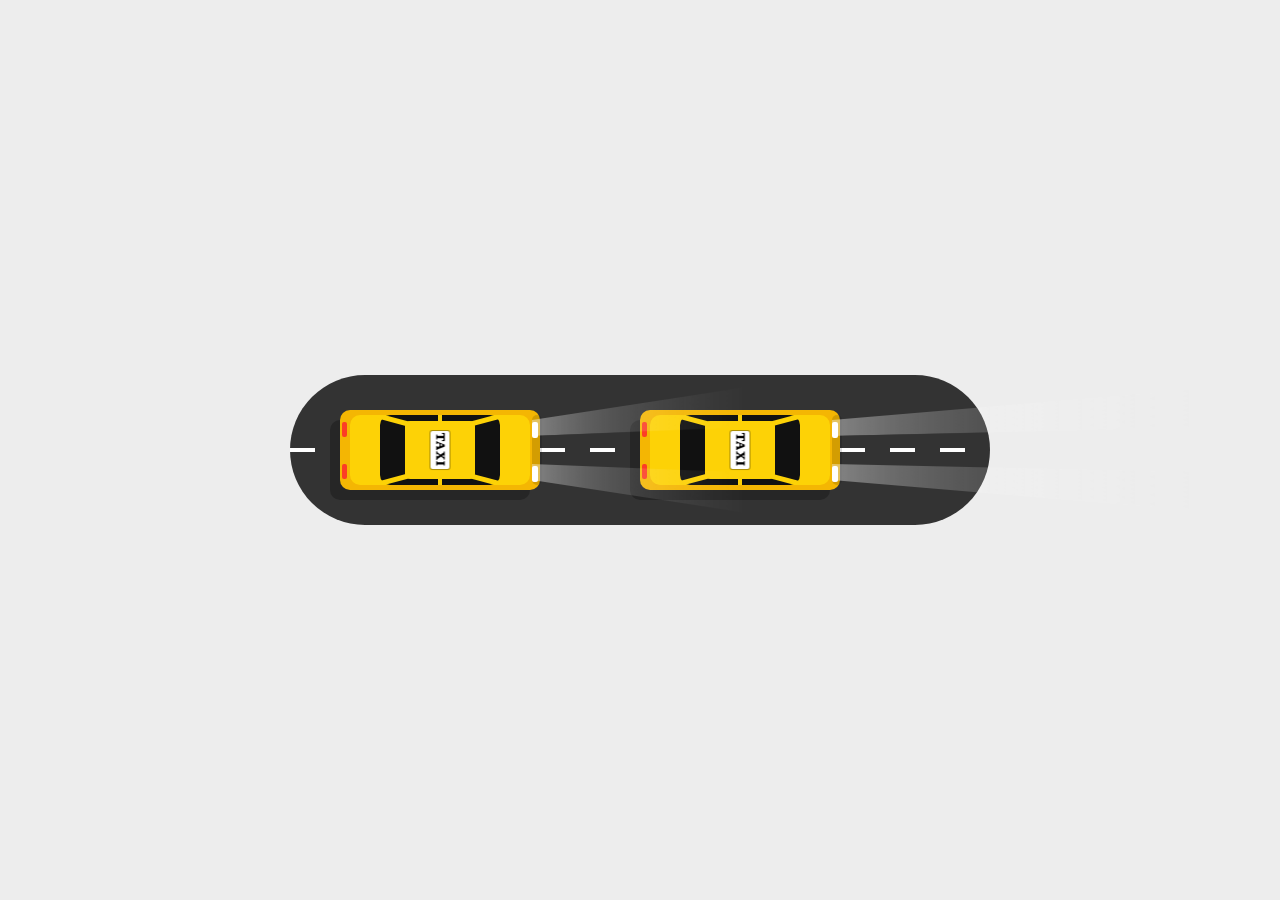
<file: index.html>
<!DOCTYPE html>
<html lang="en">
<head>
    <meta charset="UTF-8">
<link rel="stylesheet" href="css/style.css">
    <title>Taxi Animation</title>
</head>
<body>
    <div class="road">
        <div class="taxi">
            <div class="light_beam"></div>
           <span>
              <b></b>
              <i></i>
            </span>
        </div>
        <div class="taxi">
            <div class="light_beam"></div>
           <span>
              <b></b>
              <i></i>
            </span>
        </div>
    </div>
</body>
</html>
</file>
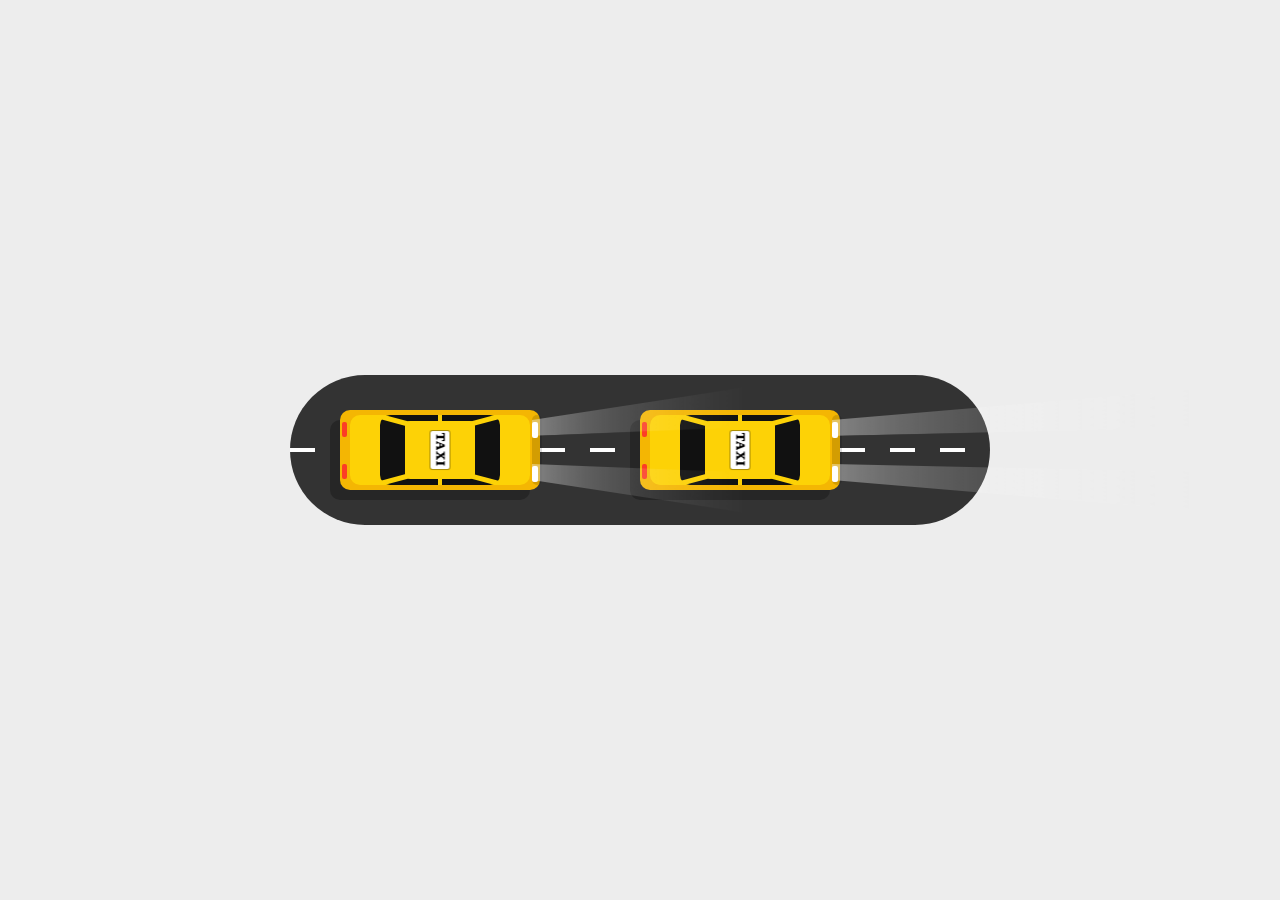
<file: taxi.html>
<!DOCTYPE html>
<html lang="en">
<head>
    <meta charset="UTF-8">
<link rel="stylesheet" href="css/style.css">
    <title>Taxi Animation</title>
</head>
<body>
    <div class="road">
        <div class="taxi">
            <div class="light_beam"></div>
           <span>
              <b></b>
              <i></i>
            </span>
        </div>
        <div class="taxi">
            <div class="light_beam"></div>
           <span>
              <b></b>
              <i></i>
            </span>
        </div>
    </div>
    <style>
        *
{
    margin: 0;
    padding: 0;
    box-sizing: border-box;
    font-family: consolas;
}
body
{
    display: flex;
    justify-content: center;
    align-items: center;
    min-height: 100vh;
    background: #ededed;
}
.road
{
    position: relative;
    width: 700px;
    height: 150px;
    background: #333;
    border-radius: 75px;
    display: flex;
    justify-items: center;
    align-items: center;
    transform-style: preserve-3d;
    perspective: 500px;
}
 .road::before
 {
     content: '';
     position: absolute;
     width: 100%;
     height: 4px;
     background: linear-gradient(90deg,#fff,#fff 50%,
     transparent 50%,transparent 100%);
     background-size: 50px;
     animation: animate_road 0.125s linear infinite;
 }
 @keyframes animate_road
  {
      0%
      {
           background-position: 50px 0;
      }
      100%
      {
          background-position: 0 0;
      }
     
 }
 .taxi
 {
     position: absolute;
     left: 50px;
     width: 200px;
     height: 80px;
     background: #f4b603;
     border-radius: 10px;
     box-shadow: -10px 10px rgba(0, 0, 0, 0.25);
     transform-style: preserve-3d;
     perspective: 800px;
     animation: animate_taxi 2s linear infinite;
     z-index: 1;
 }
.taxi:nth-child(2)
{
    left: initial;
    right: 150px;
    animation: animate_taxi 4s linear infinite;
    animation-delay: -1s;
    z-index: 9;
}
 @keyframes animate_taxi 
 {
     0%
     {
         transform:  translateX(20px) translateY(-20px);
     }
     25%
     {
         transform:  translateX(-10px) translateY(0px);
     }
     50%
     {
         transform:  translateX(20px) translateY(20px);
     }
     75%
     {
         transform:  translateX(-10px) translateY(0px);
     }
     100%
     {
         transform:  translateX(20px) translateY(-20px);
     }
     
 }
 
 .taxi::before
 {
      content: '';
      position: absolute;
      top: 12px;
      left: 2px;
      width: 5px;
      height: 15px;
      border-radius: 2px;
      background: #fc3c25;
      box-shadow: 0 42px #fc3c25;
 }
 .taxi::after
 {
      content: '';
      position: absolute;
      top: 12px;
      right: 2px;
      width: 6px;
      height: 16px;
      border-radius: 2px;
      background: #fff;
      box-shadow: 0 44px #fff;
 }
.taxi span
{
    position: absolute;
    inset: 5px 10px;
    background: #fdd206;
    border-radius: 10px;
    overflow: hidden;
}
.taxi span::before
{
    content: 'Taxi';
    position: absolute;
    top: 50%;
    left: 50%;
    transform: translate(-50%,-50%) rotate(90deg);
    background: #fff;
    padding: 2px;
    font-size: 0.75em;
    font-weight: 1000;
    text-transform: uppercase;
    letter-spacing: 0.1em;
    border-radius: 2px;
    box-shadow: 0 0 0 1px #0005;
    z-index: 10;
    }
    .taxi span b
    {
        position: absolute;
        inset: 0 30px;
        background: #111;
        border-radius: 10px;

    }
    .taxi span b::before
    {
      content: '';
      position: absolute;
      inset: 6px 25px;
      background: #fdd206;  
      border-radius: 5px;
    }
    .taxi span b::after
    {
      content: '';
      position: absolute;
      inset: 0px 58px;
      background: #fdd206;  
    }
    .taxi span i
    {
      position: absolute;
      inset: 0;
    }
    .taxi span i::before
    {
        content: '';
        position: absolute;
        top: 7px;
        left: 20px;
        width: 40px;
        height: 5px;
        background: #fdd206;
        transform-origin: right;
        transform: rotate(15deg);
        box-shadow: 100px 34px #fdd206;
    }
    .taxi span i::after
    {
        content: '';
        position: absolute;
        bottom: 7px;
        left: 20px;
        width: 40px;
        height: 5px;
        background: #fdd206;
        transform-origin: right;
        transform: rotate(-15deg);
        box-shadow: 100px -34px #fdd206;
    }
.taxi .light_beam
{
position: absolute;
top: 5px;
right: -2px;
width:  10px;
height: 70px;
background: #0002;
border-radius: 15px;
transform-style: preserve-3d;
}
.taxi .light_beam::before
{
content: '';
position: absolute;
top: 5px;
left: 0;
width:  150px;
height: 16px;
background: linear-gradient(90deg, #fff6,transparent);
transform-origin: left;
transform: perspective(500px) rotateY(-50deg);

}
.taxi .light_beam::after
{
    content: '';
position: absolute;
bottom: 5px;
left: 0;
width:  150px;
height: 16px;
background: linear-gradient(90deg, #fff6,transparent);
transform-origin: left;
transform: perspective(500px) rotateY(-50deg);
transform-style: preserve-3d;

}
    </style>
</body>
</html>
</file>
<file: css/style.css>
*
{
    margin: 0;
    padding: 0;
    box-sizing: border-box;
    font-family: consolas;
}
body
{
    display: flex;
    justify-content: center;
    align-items: center;
    min-height: 100vh;
    background: #ededed;
}
.road
{
    position: relative;
    width: 700px;
    height: 150px;
    background: #333;
    border-radius: 75px;
    display: flex;
    justify-items: center;
    align-items: center;
    transform-style: preserve-3d;
    perspective: 500px;
}
 .road::before
 {
     content: '';
     position: absolute;
     width: 100%;
     height: 4px;
     background: linear-gradient(90deg,#fff,#fff 50%,
     transparent 50%,transparent 100%);
     background-size: 50px;
     animation: animate_road 0.125s linear infinite;
 }
 @keyframes animate_road
  {
      0%
      {
           background-position: 50px 0;
      }
      100%
      {
          background-position: 0 0;
      }
     
 }
 .taxi
 {
     position: absolute;
     left: 50px;
     width: 200px;
     height: 80px;
     background: #f4b603;
     border-radius: 10px;
     box-shadow: -10px 10px rgba(0, 0, 0, 0.25);
     transform-style: preserve-3d;
     perspective: 800px;
     animation: animate_taxi 2s linear infinite;
     z-index: 1;
 }
.taxi:nth-child(2)
{
    left: initial;
    right: 150px;
    animation: animate_taxi 4s linear infinite;
    animation-delay: -1s;
    z-index: 9;
}
 @keyframes animate_taxi 
 {
     0%
     {
         transform:  translateX(20px) translateY(-20px);
     }
     25%
     {
         transform:  translateX(-10px) translateY(0px);
     }
     50%
     {
         transform:  translateX(20px) translateY(20px);
     }
     75%
     {
         transform:  translateX(-10px) translateY(0px);
     }
     100%
     {
         transform:  translateX(20px) translateY(-20px);
     }
     
 }
 
 .taxi::before
 {
      content: '';
      position: absolute;
      top: 12px;
      left: 2px;
      width: 5px;
      height: 15px;
      border-radius: 2px;
      background: #fc3c25;
      box-shadow: 0 42px #fc3c25;
 }
 .taxi::after
 {
      content: '';
      position: absolute;
      top: 12px;
      right: 2px;
      width: 6px;
      height: 16px;
      border-radius: 2px;
      background: #fff;
      box-shadow: 0 44px #fff;
 }
.taxi span
{
    position: absolute;
    inset: 5px 10px;
    background: #fdd206;
    border-radius: 10px;
    overflow: hidden;
}
.taxi span::before
{
    content: 'Taxi';
    position: absolute;
    top: 50%;
    left: 50%;
    transform: translate(-50%,-50%) rotate(90deg);
    background: #fff;
    padding: 2px;
    font-size: 0.75em;
    font-weight: 1000;
    text-transform: uppercase;
    letter-spacing: 0.1em;
    border-radius: 2px;
    box-shadow: 0 0 0 1px #0005;
    z-index: 10;
    }
    .taxi span b
    {
        position: absolute;
        inset: 0 30px;
        background: #111;
        border-radius: 10px;

    }
    .taxi span b::before
    {
      content: '';
      position: absolute;
      inset: 6px 25px;
      background: #fdd206;  
      border-radius: 5px;
    }
    .taxi span b::after
    {
      content: '';
      position: absolute;
      inset: 0px 58px;
      background: #fdd206;  
    }
    .taxi span i
    {
      position: absolute;
      inset: 0;
    }
    .taxi span i::before
    {
        content: '';
        position: absolute;
        top: 7px;
        left: 20px;
        width: 40px;
        height: 5px;
        background: #fdd206;
        transform-origin: right;
        transform: rotate(15deg);
        box-shadow: 100px 34px #fdd206;
    }
    .taxi span i::after
    {
        content: '';
        position: absolute;
        bottom: 7px;
        left: 20px;
        width: 40px;
        height: 5px;
        background: #fdd206;
        transform-origin: right;
        transform: rotate(-15deg);
        box-shadow: 100px -34px #fdd206;
    }
.taxi .light_beam
{
position: absolute;
top: 5px;
right: -2px;
width:  10px;
height: 70px;
background: #0002;
border-radius: 15px;
transform-style: preserve-3d;
}
.taxi .light_beam::before
{
content: '';
position: absolute;
top: 5px;
left: 0;
width:  150px;
height: 16px;
background: linear-gradient(90deg, #fff6,transparent);
transform-origin: left;
transform: perspective(500px) rotateY(-50deg);

}
.taxi .light_beam::after
{
    content: '';
position: absolute;
bottom: 5px;
left: 0;
width:  150px;
height: 16px;
background: linear-gradient(90deg, #fff6,transparent);
transform-origin: left;
transform: perspective(500px) rotateY(-50deg);
transform-style: preserve-3d;

}
</file>
